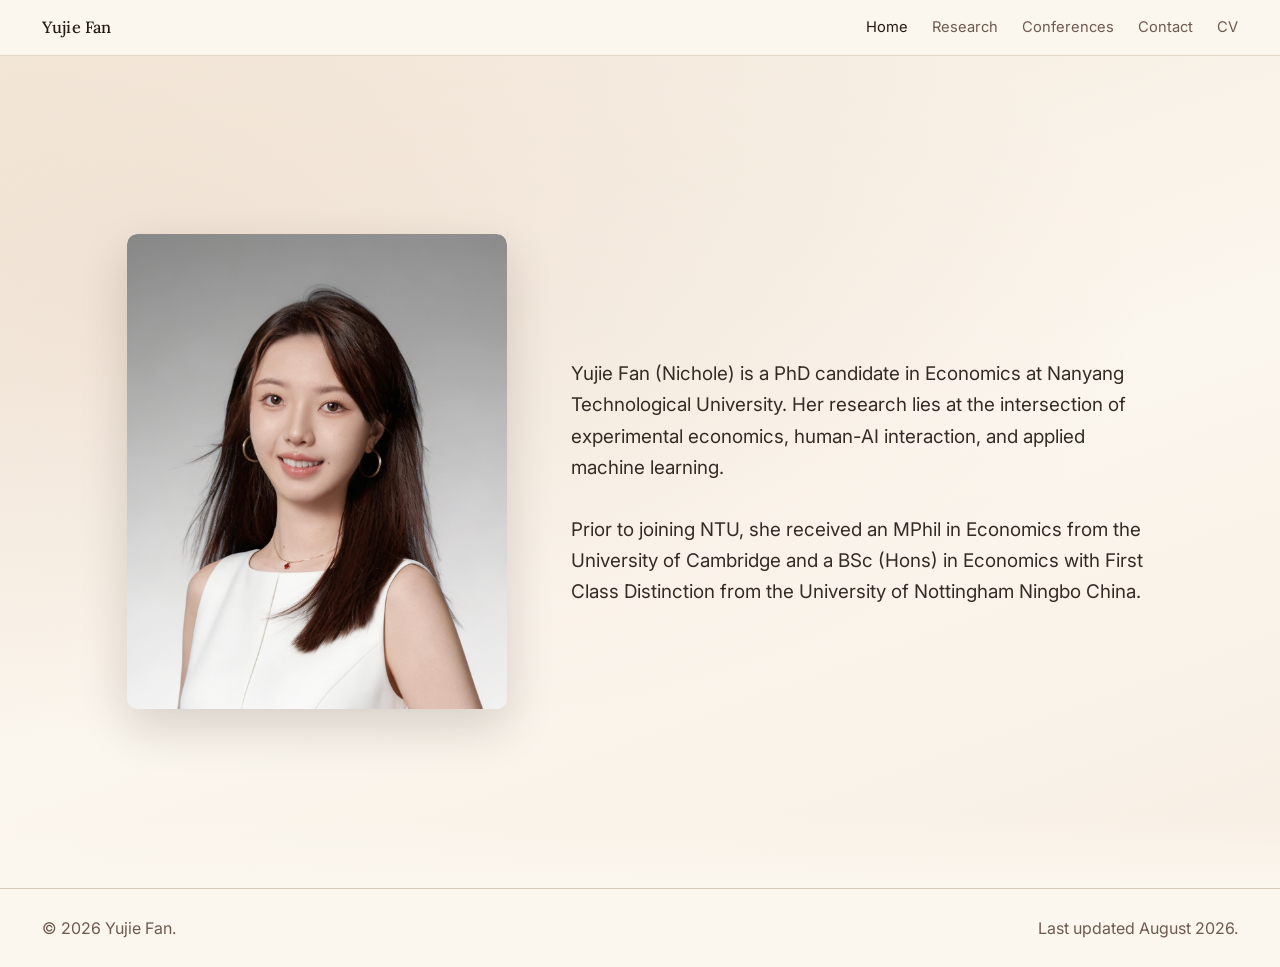
<file: index.html>
<!doctype html>
<html lang="en">
  <head>
    <meta charset="utf-8">
    <meta name="viewport" content="width=device-width, initial-scale=1">
    <meta name="description" content="Yujie Fan (Nichole), PhD candidate in Economics at Nanyang Technological University. Research in experimental economics, human-AI interaction, and applied machine learning.">
    <meta property="og:title" content="Yujie Fan | Economics PhD Candidate">
    <meta property="og:description" content="Yujie Fan (Nichole), PhD candidate in Economics at Nanyang Technological University. Research in experimental economics, human-AI interaction, and applied machine learning.">
    <meta property="og:type" content="website">
    <meta property="og:url" content="https://yujie1210.github.io/academic-website/">
    <meta property="og:image" content="https://yujie1210.github.io/academic-website/assets/yujie-fan-portrait.jpg">
    <meta name="twitter:card" content="summary_large_image">
    <link rel="canonical" href="https://yujie1210.github.io/academic-website/">
    <title>Yujie Fan | Economics PhD Candidate</title>
    <link rel="icon" href="data:image/svg+xml,<svg xmlns='http://www.w3.org/2000/svg' viewBox='0 0 32 32'><rect width='32' height='32' rx='6' fill='%231d3557'/><text x='16' y='22' font-family='Georgia,serif' font-size='15' font-weight='700' fill='%23fff' text-anchor='middle'>YF</text></svg>">
    <link rel="preconnect" href="https://fonts.googleapis.com">
    <link rel="preconnect" href="https://fonts.gstatic.com" crossorigin>
    <link href="https://fonts.googleapis.com/css2?family=Inter:wght@400;500;600;700&family=Lora:wght@500;600;700&display=swap" rel="stylesheet">
    <link rel="stylesheet" href="styles.css?v=20260823u">
  </head>
  <body>
    <header class="site-header" aria-label="Site header">
      <a class="brand" href="index.html" aria-label="Yujie Fan home">Yujie Fan</a>
      <button class="nav-toggle" type="button" aria-label="Open navigation" aria-expanded="false">
        <span></span>
        <span></span>
        <span></span>
      </button>
      <nav class="site-nav" aria-label="Primary navigation">
        <a href="index.html" class="active">Home</a>
        <a href="research.html">Research</a>
        <a href="conferences.html">Conferences</a>
        <a href="contact.html">Contact</a>
        <a href="assets/Yujie-Fan-CV.pdf" target="_blank" rel="noopener">CV</a>
      </nav>
    </header>

    <noscript>
      <p style="padding:1rem;text-align:center;background:#fff4e5;color:#5c3d00;">
        This site loads its research and conference details with JavaScript.
        Please enable JavaScript, or <a href="assets/Yujie-Fan-CV.pdf">download the CV</a> instead.
      </p>
    </noscript>

    <main>
      <section id="home" class="hero">
        <div class="hero-media" aria-hidden="true"></div>
        <div class="hero-inner">
          <div class="hero-content">
            <h1 class="sr-only" data-field="person.name">Yujie Fan (Nichole)</h1>
            <p class="intro" data-rich-field="person.bioHtml">Yujie Fan (Nichole) is a PhD candidate in Economics at Nanyang Technological University. Her research lies at the intersection of experimental economics, human-AI interaction, and applied machine learning.<br><br>Prior to joining NTU, she received an MPhil in Economics from the University of Cambridge and a BSc (Hons) in Economics with First Class Distinction from the University of Nottingham Ningbo China.</p>
          </div>
          <figure class="hero-portrait">
            <img src="assets/yujie-fan-portrait.jpg" alt="Portrait of Yujie Fan">
          </figure>
        </div>
      </section>
    </main>

    <footer class="site-footer">
      <span>&copy; <span id="year">2026</span> Yujie Fan.</span>
      <span>Last updated August 2026.</span>
    </footer>

    <script src="script.js?v=20260823u"></script>
  </body>
</html>
</file>
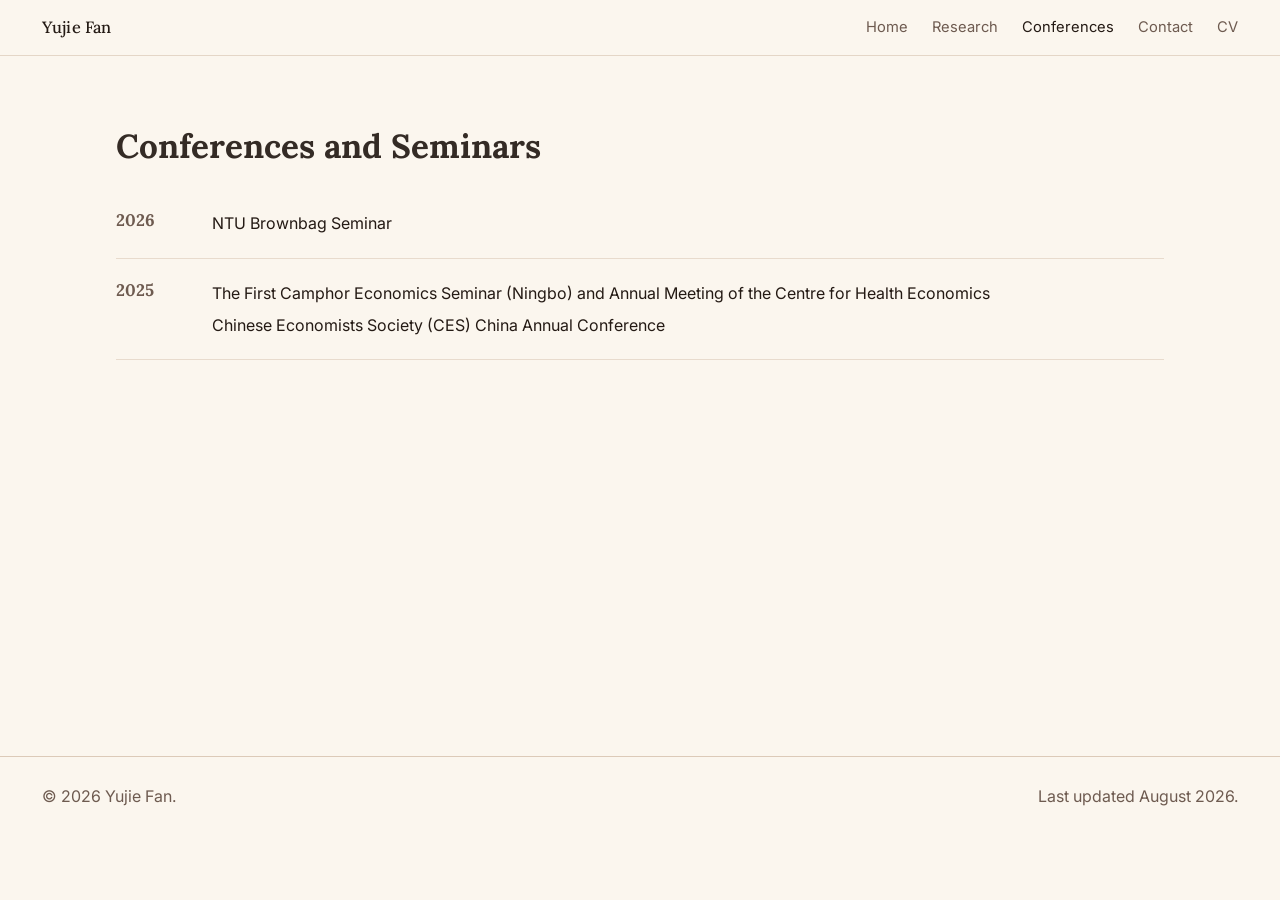
<file: conferences.html>
<!doctype html>
<html lang="en">
  <head>
    <meta charset="utf-8">
    <meta name="viewport" content="width=device-width, initial-scale=1">
    <meta name="description" content="Conferences and seminars where Yujie Fan has presented.">
    <meta property="og:title" content="Conferences | Yujie Fan">
    <meta property="og:description" content="Conferences and seminars where Yujie Fan has presented.">
    <meta property="og:type" content="website">
    <meta property="og:url" content="https://yujie1210.github.io/academic-website/conferences.html">
    <meta property="og:image" content="https://yujie1210.github.io/academic-website/assets/yujie-fan-portrait.jpg">
    <meta name="twitter:card" content="summary_large_image">
    <link rel="canonical" href="https://yujie1210.github.io/academic-website/conferences.html">
    <title>Conferences | Yujie Fan</title>
    <link rel="icon" href="data:image/svg+xml,<svg xmlns='http://www.w3.org/2000/svg' viewBox='0 0 32 32'><rect width='32' height='32' rx='6' fill='%231d3557'/><text x='16' y='22' font-family='Georgia,serif' font-size='15' font-weight='700' fill='%23fff' text-anchor='middle'>YF</text></svg>">
    <link rel="preconnect" href="https://fonts.googleapis.com">
    <link rel="preconnect" href="https://fonts.gstatic.com" crossorigin>
    <link href="https://fonts.googleapis.com/css2?family=Inter:wght@400;500;600;700&family=Lora:wght@500;600;700&display=swap" rel="stylesheet">
    <link rel="stylesheet" href="styles.css?v=20260823u">
  </head>
  <body>
    <header class="site-header" aria-label="Site header">
      <a class="brand" href="index.html" aria-label="Yujie Fan home">Yujie Fan</a>
      <button class="nav-toggle" type="button" aria-label="Open navigation" aria-expanded="false">
        <span></span>
        <span></span>
        <span></span>
      </button>
      <nav class="site-nav" aria-label="Primary navigation">
        <a href="index.html">Home</a>
        <a href="research.html">Research</a>
        <a href="conferences.html" class="active">Conferences</a>
        <a href="contact.html">Contact</a>
        <a href="assets/Yujie-Fan-CV.pdf" target="_blank" rel="noopener">CV</a>
      </nav>
    </header>

    <noscript>
      <p style="padding:1rem;text-align:center;background:#fff4e5;color:#5c3d00;">
        This site loads its research and conference details with JavaScript.
        Please enable JavaScript, or <a href="assets/Yujie-Fan-CV.pdf">download the CV</a> instead.
      </p>
    </noscript>

    <main>
      <section class="section page-section" id="conferences">
        <div class="section-heading">
          <h1>Conferences and Seminars</h1>
        </div>
        <div class="conference-list" data-list="conferences"></div>
      </section>
    </main>

    <footer class="site-footer">
      <span>&copy; <span id="year">2026</span> Yujie Fan.</span>
      <span>Last updated August 2026.</span>
    </footer>

    <script src="script.js?v=20260823u"></script>
  </body>
</html>
</file>
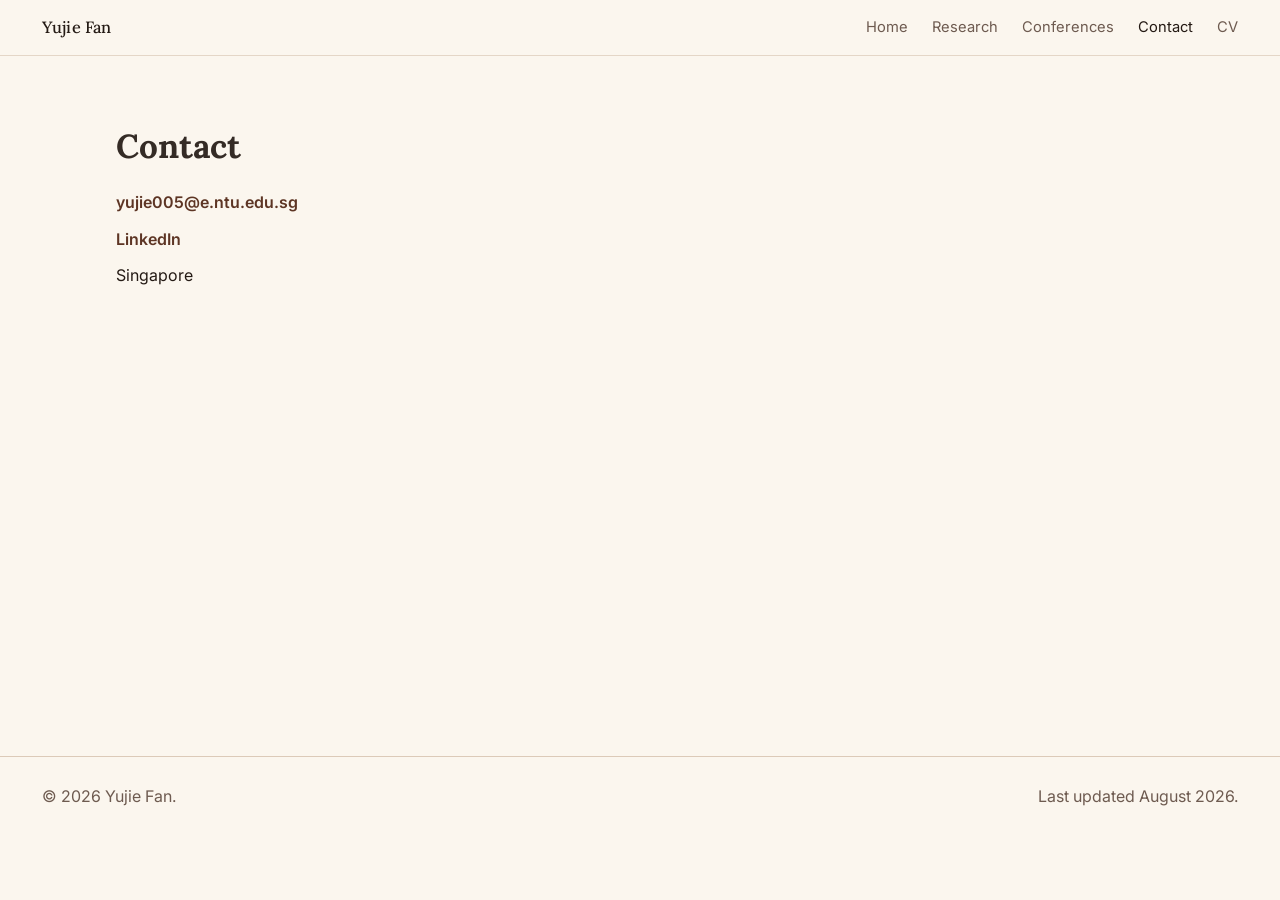
<file: contact.html>
<!doctype html>
<html lang="en">
  <head>
    <meta charset="utf-8">
    <meta name="viewport" content="width=device-width, initial-scale=1">
    <meta name="description" content="Contact details for Yujie Fan, PhD candidate in Economics at NTU.">
    <meta property="og:title" content="Contact | Yujie Fan">
    <meta property="og:description" content="Contact details for Yujie Fan, PhD candidate in Economics at NTU.">
    <meta property="og:type" content="website">
    <meta property="og:url" content="https://yujie1210.github.io/academic-website/contact.html">
    <meta property="og:image" content="https://yujie1210.github.io/academic-website/assets/yujie-fan-portrait.jpg">
    <meta name="twitter:card" content="summary_large_image">
    <link rel="canonical" href="https://yujie1210.github.io/academic-website/contact.html">
    <title>Contact | Yujie Fan</title>
    <link rel="icon" href="data:image/svg+xml,<svg xmlns='http://www.w3.org/2000/svg' viewBox='0 0 32 32'><rect width='32' height='32' rx='6' fill='%231d3557'/><text x='16' y='22' font-family='Georgia,serif' font-size='15' font-weight='700' fill='%23fff' text-anchor='middle'>YF</text></svg>">
    <link rel="preconnect" href="https://fonts.googleapis.com">
    <link rel="preconnect" href="https://fonts.gstatic.com" crossorigin>
    <link href="https://fonts.googleapis.com/css2?family=Inter:wght@400;500;600;700&family=Lora:wght@500;600;700&display=swap" rel="stylesheet">
    <link rel="stylesheet" href="styles.css?v=20260823u">
  </head>
  <body>
    <header class="site-header" aria-label="Site header">
      <a class="brand" href="index.html" aria-label="Yujie Fan home">Yujie Fan</a>
      <button class="nav-toggle" type="button" aria-label="Open navigation" aria-expanded="false">
        <span></span>
        <span></span>
        <span></span>
      </button>
      <nav class="site-nav" aria-label="Primary navigation">
        <a href="index.html">Home</a>
        <a href="research.html">Research</a>
        <a href="conferences.html">Conferences</a>
        <a href="contact.html" class="active">Contact</a>
        <a href="assets/Yujie-Fan-CV.pdf" target="_blank" rel="noopener">CV</a>
      </nav>
    </header>

    <noscript>
      <p style="padding:1rem;text-align:center;background:#fff4e5;color:#5c3d00;">
        This site loads its research and conference details with JavaScript.
        Please enable JavaScript, or <a href="assets/Yujie-Fan-CV.pdf">download the CV</a> instead.
      </p>
    </noscript>

    <main>
      <section class="section page-section contact-page" id="contact">
        <div class="section-heading">
          <h1>Contact</h1>
        </div>
        <div class="contact-card">
          <a data-field-href="person.emailHref" data-field="person.email"></a>
          <a data-field-href="person.linkedinHref" data-field="person.linkedin"></a>
          <span data-field="person.location"></span>
        </div>
      </section>
    </main>

    <footer class="site-footer">
      <span>&copy; <span id="year">2026</span> Yujie Fan.</span>
      <span>Last updated August 2026.</span>
    </footer>

    <script src="script.js?v=20260823u"></script>
  </body>
</html>
</file>
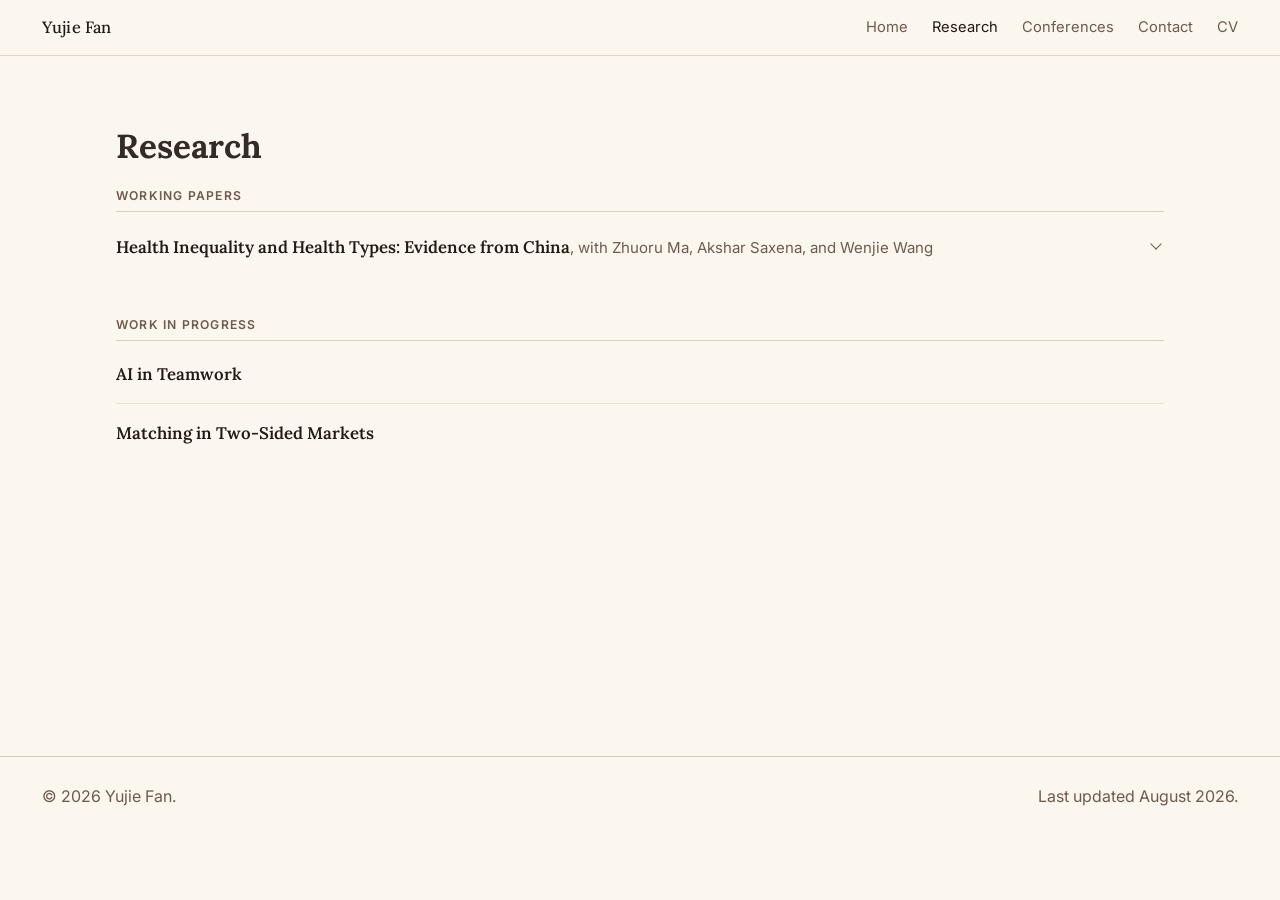
<file: research.html>
<!doctype html>
<html lang="en">
  <head>
    <meta charset="utf-8">
    <meta name="viewport" content="width=device-width, initial-scale=1">
    <meta name="description" content="Working papers and work in progress by Yujie Fan, PhD candidate in Economics at NTU.">
    <meta property="og:title" content="Research | Yujie Fan">
    <meta property="og:description" content="Working papers and work in progress by Yujie Fan, PhD candidate in Economics at NTU.">
    <meta property="og:type" content="website">
    <meta property="og:url" content="https://yujie1210.github.io/academic-website/research.html">
    <meta property="og:image" content="https://yujie1210.github.io/academic-website/assets/yujie-fan-portrait.jpg">
    <meta name="twitter:card" content="summary_large_image">
    <link rel="canonical" href="https://yujie1210.github.io/academic-website/research.html">
    <title>Research | Yujie Fan</title>
    <link rel="icon" href="data:image/svg+xml,<svg xmlns='http://www.w3.org/2000/svg' viewBox='0 0 32 32'><rect width='32' height='32' rx='6' fill='%231d3557'/><text x='16' y='22' font-family='Georgia,serif' font-size='15' font-weight='700' fill='%23fff' text-anchor='middle'>YF</text></svg>">
    <link rel="preconnect" href="https://fonts.googleapis.com">
    <link rel="preconnect" href="https://fonts.gstatic.com" crossorigin>
    <link href="https://fonts.googleapis.com/css2?family=Inter:wght@400;500;600;700&family=Lora:wght@500;600;700&display=swap" rel="stylesheet">
    <link rel="stylesheet" href="styles.css?v=20260823u">
  </head>
  <body>
    <header class="site-header" aria-label="Site header">
      <a class="brand" href="index.html" aria-label="Yujie Fan home">Yujie Fan</a>
      <button class="nav-toggle" type="button" aria-label="Open navigation" aria-expanded="false">
        <span></span>
        <span></span>
        <span></span>
      </button>
      <nav class="site-nav" aria-label="Primary navigation">
        <a href="index.html">Home</a>
        <a href="research.html" class="active">Research</a>
        <a href="conferences.html">Conferences</a>
        <a href="contact.html">Contact</a>
        <a href="assets/Yujie-Fan-CV.pdf" target="_blank" rel="noopener">CV</a>
      </nav>
    </header>

    <noscript>
      <p style="padding:1rem;text-align:center;background:#fff4e5;color:#5c3d00;">
        This site loads its research and conference details with JavaScript.
        Please enable JavaScript, or <a href="assets/Yujie-Fan-CV.pdf">download the CV</a> instead.
      </p>
    </noscript>

    <main>
      <section class="section page-section" id="research">
        <div class="section-heading">
          <h1>Research</h1>
        </div>
        <div data-list="research"></div>
      </section>
    </main>

    <footer class="site-footer">
      <span>&copy; <span id="year">2026</span> Yujie Fan.</span>
      <span>Last updated August 2026.</span>
    </footer>

    <script src="script.js?v=20260823u"></script>
  </body>
</html>
</file>
<file: styles.css>
:root {
  --ink: #241a14;
  --muted: #6e5b50;
  --paper: #fbf6ee;
  --cream: #f4eadc;
  --line: #dccab8;
  --coffee: #5d3524;
  --copper: #a7623a;
  --sage: #5e6b58;
  --charcoal: #342b25;
  --white: #fffdf8;
  --shadow: 0 18px 50px rgba(57, 38, 24, 0.14);
  --max: 1120px;
}

* {
  box-sizing: border-box;
}

html {
  scroll-behavior: smooth;
}

body {
  margin: 0;
  background: var(--paper);
  color: var(--ink);
  font-family: Inter, system-ui, -apple-system, BlinkMacSystemFont, "Segoe UI", sans-serif;
  line-height: 1.65;
}

a {
  color: inherit;
  text-decoration: none;
}

.site-header {
  align-items: center;
  background: rgba(251, 246, 238, 0.92);
  border-bottom: 1px solid rgba(220, 202, 184, 0.72);
  display: flex;
  justify-content: space-between;
  left: 0;
  padding: 14px clamp(18px, 4vw, 42px);
  position: sticky;
  right: 0;
  top: 0;
  backdrop-filter: blur(16px);
  z-index: 20;
}

.brand {
  align-items: center;
  display: inline-flex;
  font-family: Lora, Georgia, serif;
  font-size: 1.02rem;
  font-weight: 500;
  letter-spacing: 0.01em;
}


.site-nav {
  align-items: center;
  display: flex;
  gap: 24px;
  font-size: 0.92rem;
  font-weight: 400;
  color: var(--muted);
}

.site-nav a:hover {
  color: var(--coffee);
}

.nav-toggle {
  background: transparent;
  border: 0;
  display: none;
  height: 40px;
  padding: 8px;
  width: 40px;
}

.nav-toggle span {
  background: var(--coffee);
  display: block;
  height: 2px;
  margin: 5px 0;
}

.hero {
  min-height: calc(100vh - 68px);
  position: relative;
  display: grid;
  align-items: center;
  overflow: hidden;
  isolation: isolate;
}

.hero-media {
  background:
    radial-gradient(120% 90% at 18% 30%, rgba(167, 98, 58, 0.09), rgba(167, 98, 58, 0) 60%),
    linear-gradient(160deg, var(--cream) 0%, var(--paper) 55%, #f7efe4 100%);
  inset: 0;
  position: absolute;
  z-index: -2;
}

.hero::after {
  background: linear-gradient(0deg, var(--paper), rgba(251, 246, 238, 0));
  bottom: 0;
  content: "";
  height: 8vh;
  left: 0;
  position: absolute;
  right: 0;
  z-index: -1;
}

.hero-inner {
  align-items: center;
  display: grid;
  gap: clamp(30px, 5vw, 64px);
  grid-template-columns: minmax(260px, 380px) minmax(0, 1fr);
  margin: 0 auto;
  max-width: 1180px;
  padding: clamp(60px, 9vh, 110px) clamp(22px, 6vw, 90px) clamp(60px, 9vh, 110px);
  width: 100%;
}

.hero-content {
  color: var(--ink);
  grid-column: 2;
  grid-row: 1;
  max-width: 820px;
}

.hero-portrait {
  border-radius: 10px;
  box-shadow: 0 18px 48px rgba(28, 18, 12, 0.16);
  grid-column: 1;
  grid-row: 1;
  justify-self: start;
  margin: 0;
  overflow: hidden;
  width: min(100%, 380px);
}

.hero-portrait img {
  aspect-ratio: 4 / 5;
  border-radius: 10px;
  display: block;
  height: auto;
  object-fit: cover;
  object-position: center 18%;
  width: 100%;
}

.eyebrow {
  color: var(--copper);
  font-size: 0.78rem;
  font-weight: 700;
  letter-spacing: 0.06em;
  margin: 0 0 12px;
  text-transform: uppercase;
}

.hero .eyebrow {
  color: var(--copper);
}

h1,
h2,
h3 {
  font-family: Lora, Georgia, serif;
  letter-spacing: 0;
  line-height: 1.12;
  margin: 0;
}

h1 {
  font-size: clamp(2.4rem, 4.5vw, 3.8rem);
  max-width: 780px;
}

h2 {
  color: var(--charcoal);
  font-size: clamp(1.6rem, 2.4vw, 2.1rem);
  max-width: 820px;
}

h3 {
  color: var(--ink);
  font-size: 1.05rem;
}

.intro {
  color: var(--charcoal);
  font-size: 1.18rem;
  max-width: 690px;
  margin: 22px 0 0;
}

.intro a {
  color: var(--coffee);
  font-weight: 600;
  text-decoration: underline;
  text-decoration-thickness: 1px;
  text-underline-offset: 4px;
}


.button {
  align-items: center;
  border-radius: 4px;
  display: inline-flex;
  font-weight: 600;
  min-height: 46px;
  padding: 0 18px;
}

.button.primary {
  background: #f4d8bf;
  color: #2f1e15;
}

.button.secondary {
  background: rgba(255, 253, 248, 0.75);
  border: 1px solid var(--line);
  color: var(--coffee);
}

.section {
  margin: 0 auto;
  max-width: var(--max);
  padding: 64px clamp(20px, 4vw, 36px);
}

.section-heading {
  margin-bottom: 24px;
}

code {
  background: #eadccc;
  border-radius: 4px;
  color: #553220;
  padding: 2px 5px;
}

.interest-card,
.project-card,
.publication-card,
.entry,
.contact-card {
  background: transparent;
  border: 0;
  border-bottom: 1px solid rgba(220, 202, 184, 0.6);
  border-radius: 0;
  box-shadow: none;
}

.interest-card p,
.project-card p,
.publication-card p,
.entry p {
  color: var(--muted);
  margin: 10px 0 0;
}

.research-section {
  max-width: 1180px;
}

.research-panel {
  padding: 8px 0;
}

.research-panel.emphasized {
  padding-left: 0;
}

.research-panel > h3 {
  margin-bottom: 18px;
}

.project-list,
.publication-list,
.stack,
.research-grid,
.education-grid,
.activity-grid {
  display: grid;
  gap: 16px;
}

.project-list {
  gap: 0;
}

.project-card,
.publication-card,
.entry {
  padding: 20px 0;
}

.project-card {
  display: grid;
  gap: 6px 14px;
  grid-template-columns: auto 1fr;
  padding: 16px 0;
}

.project-card h3 {
  grid-column: 2;
}

.project-card .meta {
  grid-column: 2;
}

.project-index {
  color: var(--copper);
  font-family: Lora, Georgia, serif;
  font-size: 1.25rem;
  font-weight: 700;
  grid-column: 1;
  grid-row: 1 / span 3;
  line-height: 1.1;
}

.project-card .meta {
  margin-top: 2px;
}

.project-abstract {
  border-top: 1px solid rgba(220, 202, 184, 0.78);
  grid-column: 2;
  margin-top: 10px;
  padding-top: 12px;
}

.project-abstract > span {
  color: var(--muted);
  display: block;
  font-size: 0.78rem;
  font-weight: 600;
  margin-bottom: 8px;
  text-transform: uppercase;
}

.project-abstract p {
  color: var(--muted);
  line-height: 1.72;
  margin: 0;
}

.research-grid .entry .meta {
  grid-column: 1;
  grid-row: 1 / span 2;
  margin-top: 0;
}

.meta {
  color: var(--muted);
  display: block;
  font-size: 0.9rem;
  font-weight: 400;
  margin-top: 10px;
}


.conference-list {
  display: grid;
  gap: 0;
}

.conference-row {
  align-items: center;
  background: transparent;
  border: 0;
  border-bottom: 1px solid rgba(220, 202, 184, 0.6);
  padding: 16px 0;
}


.contact-card {
  border-bottom: 0;
  display: grid;
  gap: 12px;
  padding: 0;
}

.contact-card a {
  color: var(--coffee);
  font-weight: 600;
  overflow-wrap: anywhere;
}

.site-footer {
  border-top: 1px solid var(--line);
  color: var(--muted);
  display: flex;
  flex-wrap: wrap;
  gap: 12px;
  justify-content: space-between;
  padding: 26px clamp(20px, 4vw, 42px);
}

@media (max-width: 820px) {
  .nav-toggle {
    display: block;
  }

  .site-nav {
    background: var(--paper);
    border-bottom: 1px solid var(--line);
    display: none;
    flex-direction: column;
    left: 0;
    padding: 18px 24px 24px;
    position: absolute;
    right: 0;
    top: 67px;
  }

  .site-nav.open {
    display: flex;
  }

  .hero {
    min-height: 760px;
  }

  .hero-inner {
    align-items: start;
    grid-template-columns: 1fr;
    padding-left: 22px;
    padding-right: 22px;
  }

  .hero-content,
  .hero-portrait {
    grid-column: 1;
    grid-row: auto;
  }

  .hero-portrait {
    justify-self: start;
    max-width: 240px;
    order: -1;
  }


  .interest-grid,
  .interest-list,
  .research-grid,
  .education-grid,
  .activity-grid,
  .research-layout,
  .research-experience-block,
  .split,
  .two-column,
  .contact {
    grid-template-columns: 1fr;
  }

  .research-grid .entry h3,
  .research-grid .entry p,
  .research-grid .entry .meta {
    grid-column: 1;
  }

  .research-grid .entry .meta {
    grid-row: auto;
  }

  .research-panel.emphasized {
    border-left: 0;
    border-top: 1px solid var(--line);
    padding-left: 0;
    padding-top: 24px;
  }

  .project-list {
    grid-template-columns: 1fr;
  }

  .project-card {
    grid-template-columns: auto 1fr;
  }

  .project-card h3,
  .project-card .meta,
  .project-abstract {
    grid-column: 2;
    grid-row: auto;
  }

  .project-index {
    grid-row: 1 / span 3;
  }

  .conference-row {
    align-items: start;
    grid-template-columns: 1fr;
  }
}

@media (max-width: 520px) {
  .hero-inner {
    padding-left: 20px;
    padding-right: 20px;
  }


  .button {
    justify-content: center;
    width: 100%;
  }
}


/* Visually hidden but still read by search engines and screen readers.
   The name is displayed as part of the intro paragraph instead. */
.sr-only {
  position: absolute;
  width: 1px;
  height: 1px;
  padding: 0;
  margin: -1px;
  overflow: hidden;
  clip: rect(0, 0, 0, 0);
  white-space: nowrap;
  border: 0;
}

.conference-year {
  border-bottom: 1px solid rgba(220, 202, 184, 0.6);
  display: grid;
  gap: 4px 24px;
  grid-template-columns: 72px minmax(0, 1fr);
  padding: 18px 0;
}

.conference-year .year {
  color: var(--muted);
  font-family: Lora, Georgia, serif;
  font-size: 1.05rem;
  font-weight: 700;
}

.conference-year ul {
  list-style: none;
  margin: 0;
  padding: 0;
}

.conference-year li {
  padding: 3px 0;
}

.coauthors {
  color: var(--muted);
  font-family: Inter, system-ui, sans-serif;
  font-size: 0.94rem;
  font-weight: 400;
}

.research-group + .research-group {
  margin-top: 40px;
}

.group-label {
  border-bottom: 1px solid rgba(220, 202, 184, 0.9);
  color: var(--muted);
  font-family: Inter, system-ui, sans-serif;
  font-size: 0.76rem;
  font-weight: 600;
  letter-spacing: 0.1em;
  margin: 0 0 4px;
  padding-bottom: 8px;
  text-transform: uppercase;
}

.paper {
  border-bottom: 1px solid rgba(220, 202, 184, 0.5);
  padding: 18px 0;
}

.paper:last-child {
  border-bottom: 0;
}

.paper h4 {
  color: var(--ink);
  font-family: Lora, Georgia, serif;
  font-size: 1.05rem;
  font-weight: 600;
  line-height: 1.35;
  margin: 0;
}

.cv-line {
  margin: 0;
}

.cv-link {
  border-bottom: 1px solid var(--line);
  color: var(--coffee);
  font-weight: 600;
  padding-bottom: 2px;
}

.cv-link:hover {
  border-bottom-color: var(--coffee);
}

/* Inner pages have no hero, so they need their own top spacing and a page-level
   heading scale. h1 here is visible (unlike the sr-only one on the home page). */
.page-section {
  min-height: calc(100vh - 200px);
  padding-top: 72px;
}

.page-section h1 {
  color: var(--charcoal);
  font-family: Lora, Georgia, serif;
  font-size: clamp(1.7rem, 2.6vw, 2.3rem);
  font-weight: 700;
  margin: 0;
  max-width: 820px;
}

.site-nav a.active {
  color: var(--ink);
}

.contact-page .contact-card {
  gap: 10px;
  max-width: 420px;
}

/* The paper title itself is the disclosure control, so the marker sits at the
   end of the title row rather than on a separate "Abstract" line. */
.paper.has-abstract > summary {
  cursor: pointer;
  list-style: none;
  padding-right: 22px;
  position: relative;
}

.paper.has-abstract > summary::-webkit-details-marker {
  display: none;
}

.paper.has-abstract > summary::after {
  border-bottom: 1.5px solid var(--muted);
  border-right: 1.5px solid var(--muted);
  content: "";
  height: 7px;
  position: absolute;
  right: 4px;
  top: 6px;
  transform: rotate(45deg);
  transition: transform 0.18s ease, border-color 0.15s ease;
  width: 7px;
}

.paper.has-abstract[open] > summary::after {
  top: 9px;
  transform: rotate(-135deg);
}

.paper.has-abstract > summary:hover h4 {
  color: var(--coffee);
}

.paper.has-abstract > summary:hover::after {
  border-bottom-color: var(--coffee);
  border-right-color: var(--coffee);
}

.paper.has-abstract > summary h4 {
  display: inline;
}

.abstract-body {
  color: var(--muted);
  margin: 12px 0 0;
}
</file>
